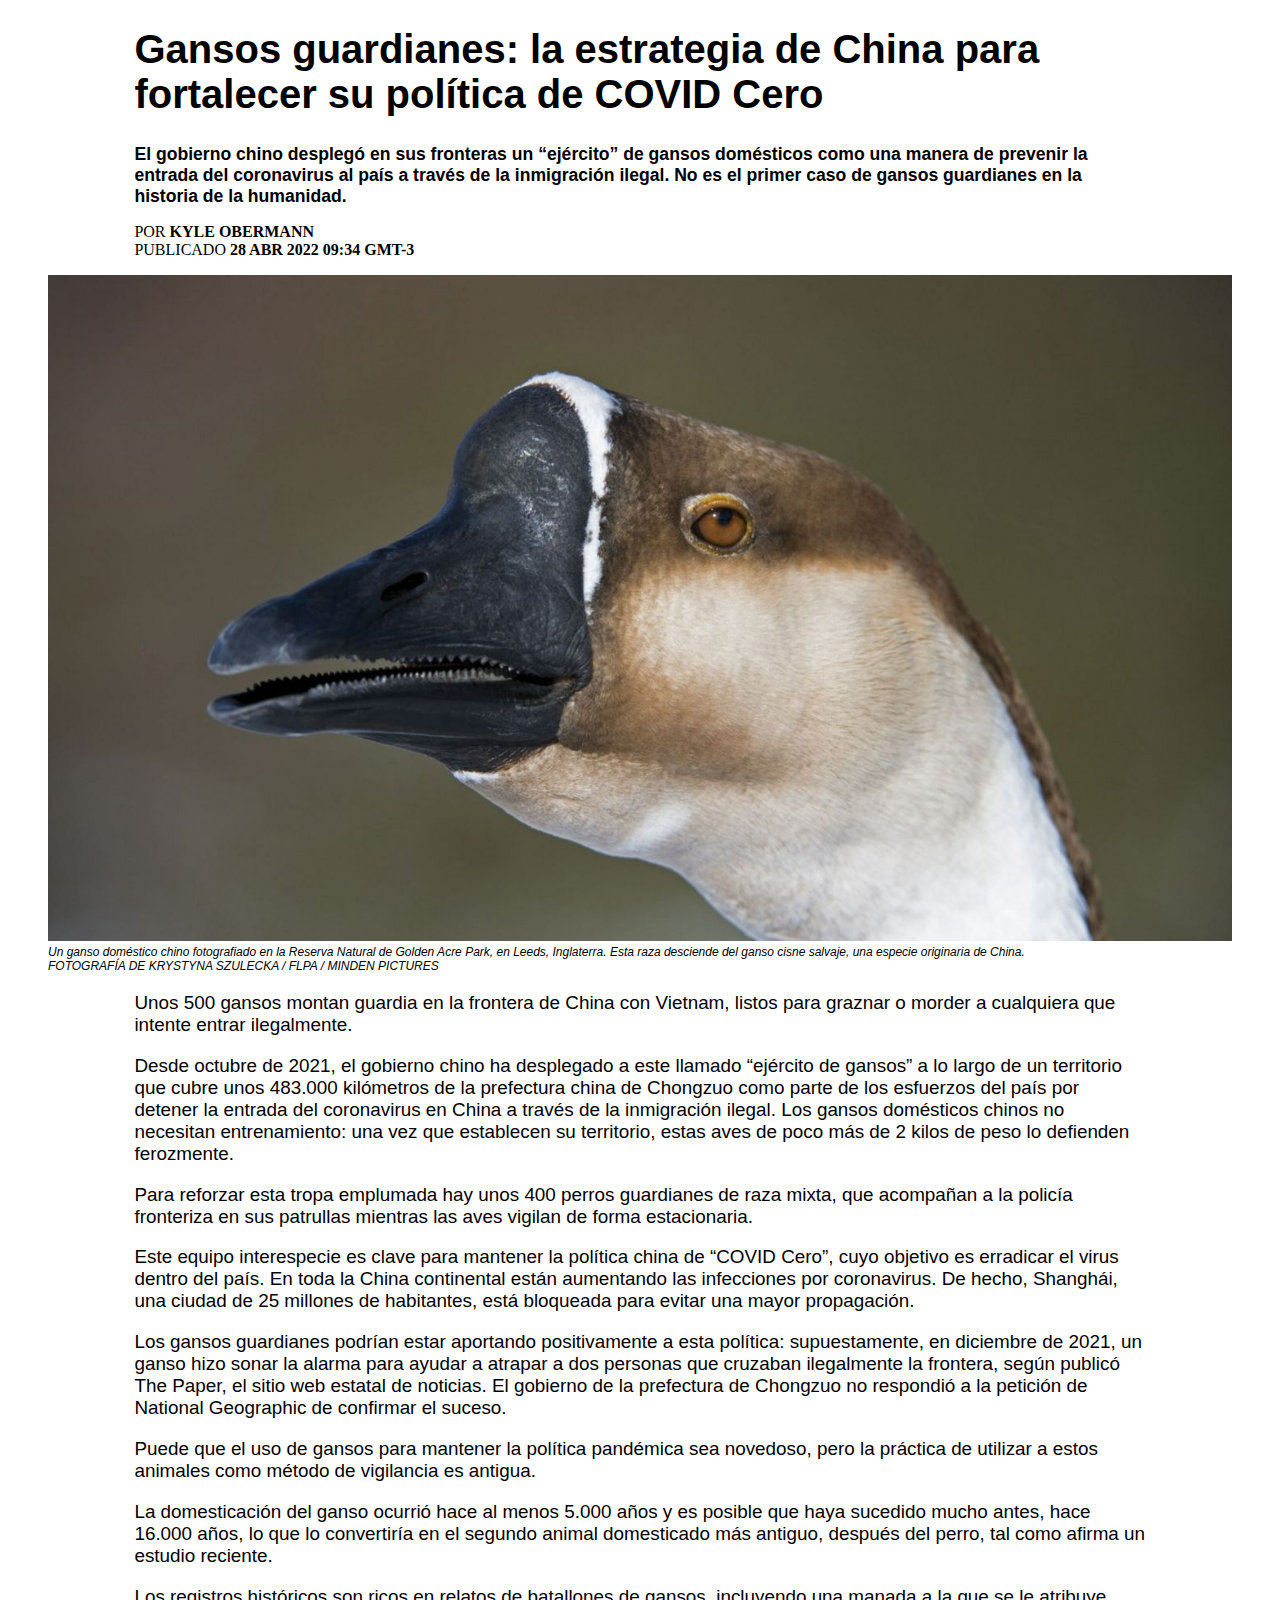
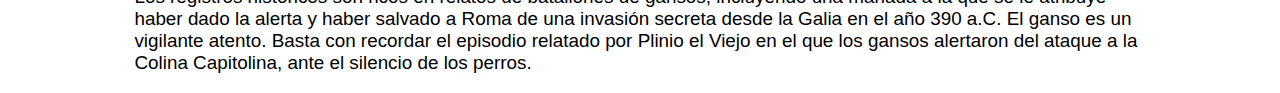
<file: index.html>
<!DOCTYPE html>
<html lang="en">
<head>
    <meta charset="UTF-8">
    <meta http-equiv="X-UA-Compatible" content="IE=edge">
    <meta name="viewport" content="width=device-width, initial-scale=1.0">
    <link rel="stylesheet" href="style.css">
    <title>Gansos guardianes</title>
</head>
<body>
    <header>
        <h1>Gansos guardianes: la estrategia de China para fortalecer su política de COVID Cero</h1>
        <h2>El gobierno chino desplegó en sus fronteras un “ejército” de gansos domésticos como una manera de prevenir la entrada del coronavirus al país a través de la inmigración ilegal. No es el primer caso de gansos guardianes en la historia de la humanidad.</h2>
        <p>POR <b>KYLE OBERMANN</b> <br>PUBLICADO <b>28 ABR 2022 09:34 GMT-3</b></p>
    </header>
    <figure>
        <img src="ganso.jpg" width="100%">
        <figcaption>Un ganso doméstico chino fotografiado en la Reserva Natural de Golden Acre Park, en Leeds, Inglaterra. Esta raza desciende del ganso cisne salvaje, una especie originaria de China.
        <br>FOTOGRAFÍA DE KRYSTYNA SZULECKA / FLPA / MINDEN PICTURES</figcaption>
    </figure>
    
    <article>
        <p>
            Unos 500 gansos montan guardia en la frontera de China con Vietnam, listos para graznar o morder a cualquiera que intente entrar ilegalmente.
        </p>
        <p>
            Desde octubre de 2021, el gobierno chino ha desplegado a este llamado “ejército de gansos” a lo largo de un territorio que cubre unos 483.000 kilómetros de la prefectura china de Chongzuo como parte de los esfuerzos del país por detener la entrada del coronavirus en China a través de la inmigración ilegal. Los gansos domésticos chinos no necesitan entrenamiento: una vez que establecen su territorio, estas aves de poco más de 2 kilos de peso lo defienden ferozmente.
        </p>
        <p>
            Para reforzar esta tropa emplumada hay unos 400 perros guardianes de raza mixta, que acompañan a la policía fronteriza en sus patrullas mientras las aves vigilan de forma estacionaria.
        </p>
        <p>
            Este equipo interespecie es clave para mantener la política china de “COVID Cero”, cuyo objetivo es erradicar el virus dentro del país. En toda la China continental están aumentando las infecciones por coronavirus. De hecho, Shanghái, una ciudad de 25 millones de habitantes, está bloqueada para evitar una mayor propagación.
        </p>
        <p>
            Los gansos guardianes podrían estar aportando positivamente a esta política: supuestamente, en diciembre de 2021, un ganso hizo sonar la alarma para ayudar a atrapar a dos personas que cruzaban ilegalmente la frontera, según publicó The Paper, el sitio web estatal de noticias. El gobierno de la prefectura de Chongzuo no respondió a la petición de National Geographic de confirmar el suceso.
        </p>
        <p>
            Puede que el uso de gansos para mantener la política pandémica sea novedoso, pero la práctica de utilizar a estos animales como método de vigilancia es antigua.
        </p>
        <p>
            La domesticación del ganso ocurrió hace al menos 5.000 años y es posible que haya sucedido mucho antes, hace 16.000 años, lo que lo convertiría en el segundo animal domesticado más antiguo, después del perro, tal como afirma un estudio reciente.
        </p>
        <p>
            Los registros históricos son ricos en relatos de batallones de gansos, incluyendo una manada a la que se le atribuye haber dado la alerta y haber salvado a Roma de una invasión secreta desde la Galia en el año 390 a.C. El ganso es un vigilante atento. Basta con recordar el episodio relatado por Plinio el Viejo en el que los gansos alertaron del ataque a la Colina Capitolina, ante el silencio de los perros.
        </p>
    </article>

    <!-- fuente https://www.nationalgeographicla.com/animales/2022/04/gansos-guardianes-la-estrategia-de-china-para-fortalecer-su-politica-de-covid-cero -->
</body>
</html>
</file>
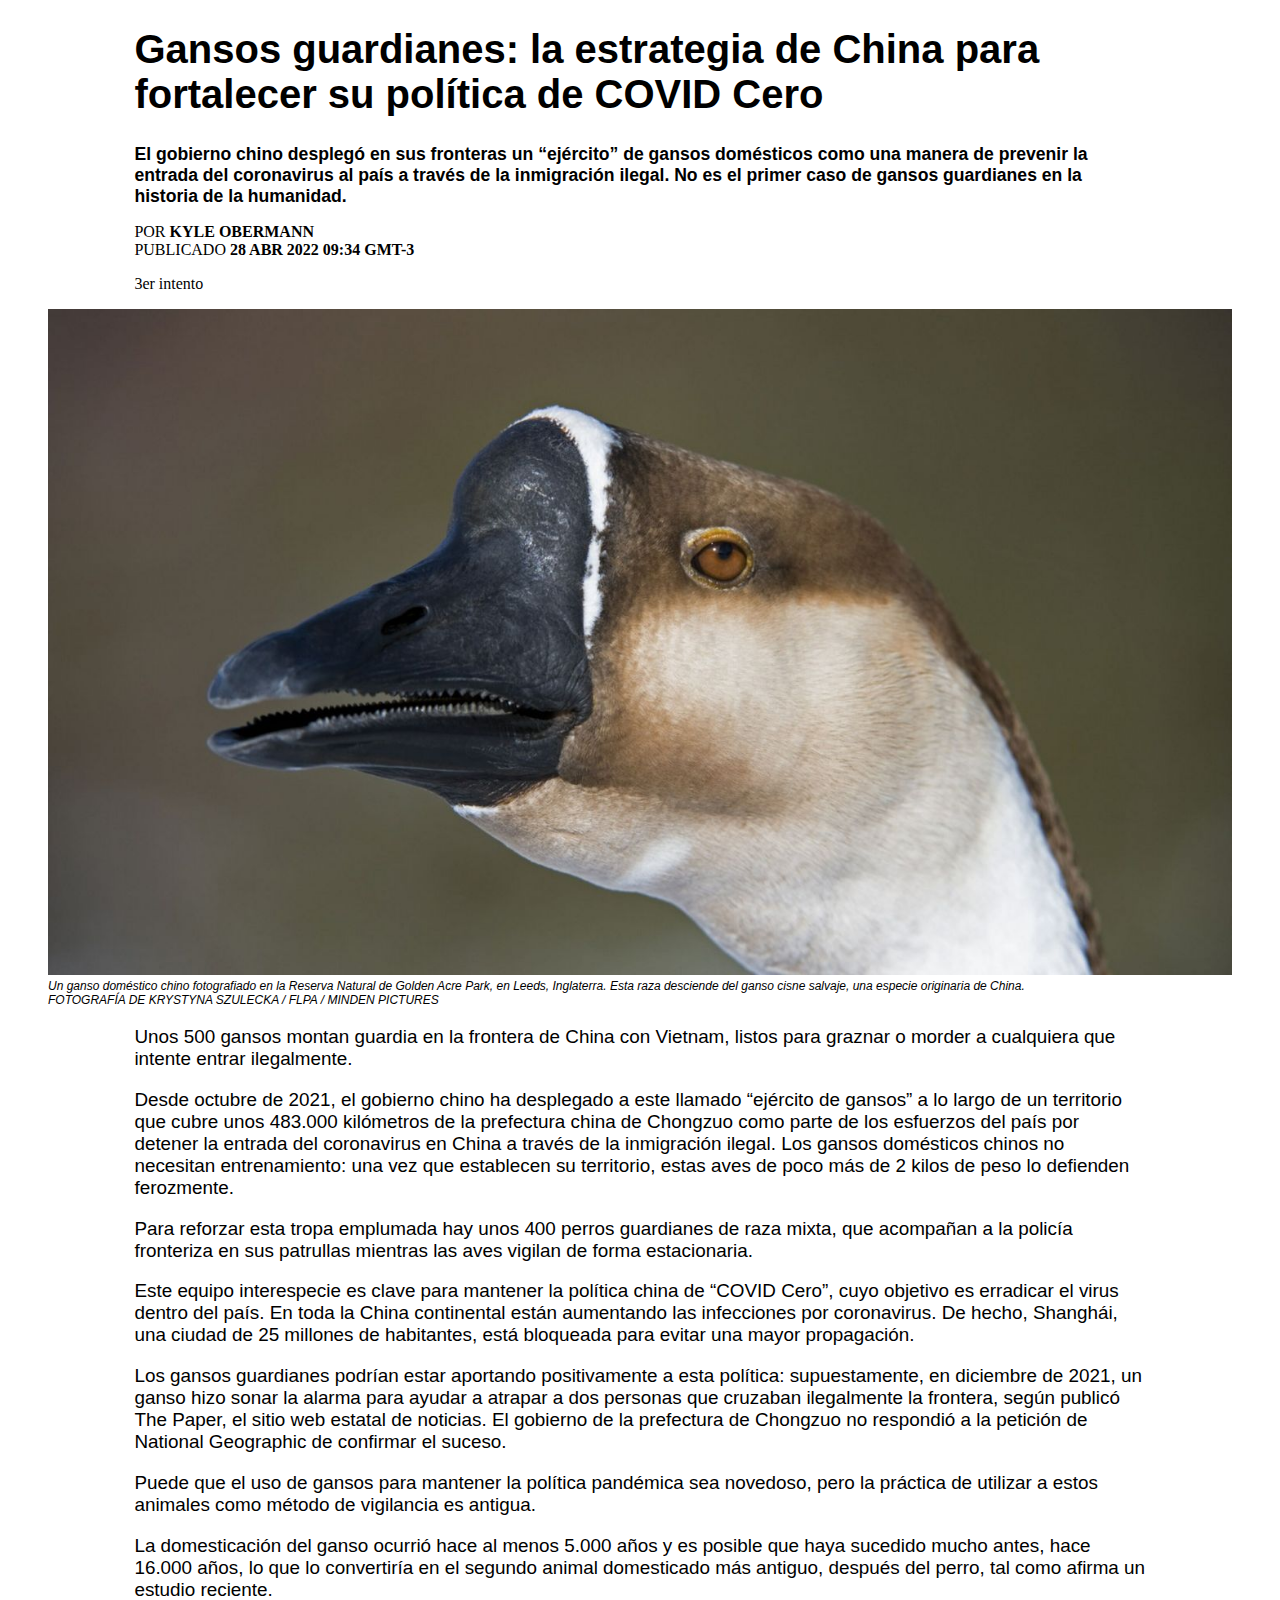
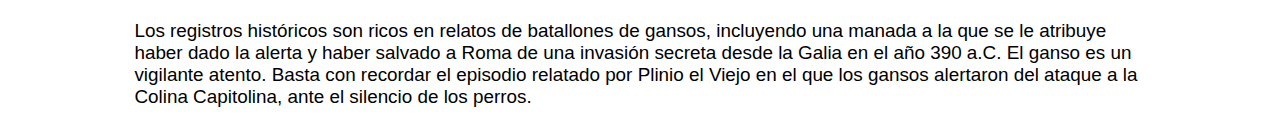
<file: public/index.html>
<!DOCTYPE html>
<html lang="en">
<head>
    <meta charset="UTF-8">
    <meta http-equiv="X-UA-Compatible" content="IE=edge">
    <meta name="viewport" content="width=device-width, initial-scale=1.0">
    <link rel="stylesheet" href="style.css">
    <title>Gansos guardianes</title>
</head>
<body>
    <header>
        <h1>Gansos guardianes: la estrategia de China para fortalecer su política de COVID Cero</h1>
        <h2>El gobierno chino desplegó en sus fronteras un “ejército” de gansos domésticos como una manera de prevenir la entrada del coronavirus al país a través de la inmigración ilegal. No es el primer caso de gansos guardianes en la historia de la humanidad.</h2>
        <p>POR <b>KYLE OBERMANN</b> <br>PUBLICADO <b>28 ABR 2022 09:34 GMT-3</b></p>
        <p>3er intento</p>
    </header>
    <figure>
        <img src="ganso.jpg" width="100%">
        <figcaption>Un ganso doméstico chino fotografiado en la Reserva Natural de Golden Acre Park, en Leeds, Inglaterra. Esta raza desciende del ganso cisne salvaje, una especie originaria de China.
        <br>FOTOGRAFÍA DE KRYSTYNA SZULECKA / FLPA / MINDEN PICTURES</figcaption>
    </figure>
    
    <article>
        <p>
            Unos 500 gansos montan guardia en la frontera de China con Vietnam, listos para graznar o morder a cualquiera que intente entrar ilegalmente.
        </p>
        <p>
            Desde octubre de 2021, el gobierno chino ha desplegado a este llamado “ejército de gansos” a lo largo de un territorio que cubre unos 483.000 kilómetros de la prefectura china de Chongzuo como parte de los esfuerzos del país por detener la entrada del coronavirus en China a través de la inmigración ilegal. Los gansos domésticos chinos no necesitan entrenamiento: una vez que establecen su territorio, estas aves de poco más de 2 kilos de peso lo defienden ferozmente.
        </p>
        <p>
            Para reforzar esta tropa emplumada hay unos 400 perros guardianes de raza mixta, que acompañan a la policía fronteriza en sus patrullas mientras las aves vigilan de forma estacionaria.
        </p>
        <p>
            Este equipo interespecie es clave para mantener la política china de “COVID Cero”, cuyo objetivo es erradicar el virus dentro del país. En toda la China continental están aumentando las infecciones por coronavirus. De hecho, Shanghái, una ciudad de 25 millones de habitantes, está bloqueada para evitar una mayor propagación.
        </p>
        <p>
            Los gansos guardianes podrían estar aportando positivamente a esta política: supuestamente, en diciembre de 2021, un ganso hizo sonar la alarma para ayudar a atrapar a dos personas que cruzaban ilegalmente la frontera, según publicó The Paper, el sitio web estatal de noticias. El gobierno de la prefectura de Chongzuo no respondió a la petición de National Geographic de confirmar el suceso.
        </p>
        <p>
            Puede que el uso de gansos para mantener la política pandémica sea novedoso, pero la práctica de utilizar a estos animales como método de vigilancia es antigua.
        </p>
        <p>
            La domesticación del ganso ocurrió hace al menos 5.000 años y es posible que haya sucedido mucho antes, hace 16.000 años, lo que lo convertiría en el segundo animal domesticado más antiguo, después del perro, tal como afirma un estudio reciente.
        </p>
        <p>
            Los registros históricos son ricos en relatos de batallones de gansos, incluyendo una manada a la que se le atribuye haber dado la alerta y haber salvado a Roma de una invasión secreta desde la Galia en el año 390 a.C. El ganso es un vigilante atento. Basta con recordar el episodio relatado por Plinio el Viejo en el que los gansos alertaron del ataque a la Colina Capitolina, ante el silencio de los perros.
        </p>
    </article>

    <!-- fuente https://www.nationalgeographicla.com/animales/2022/04/gansos-guardianes-la-estrategia-de-china-para-fortalecer-su-politica-de-covid-cero -->
</body>
</html>
</file>
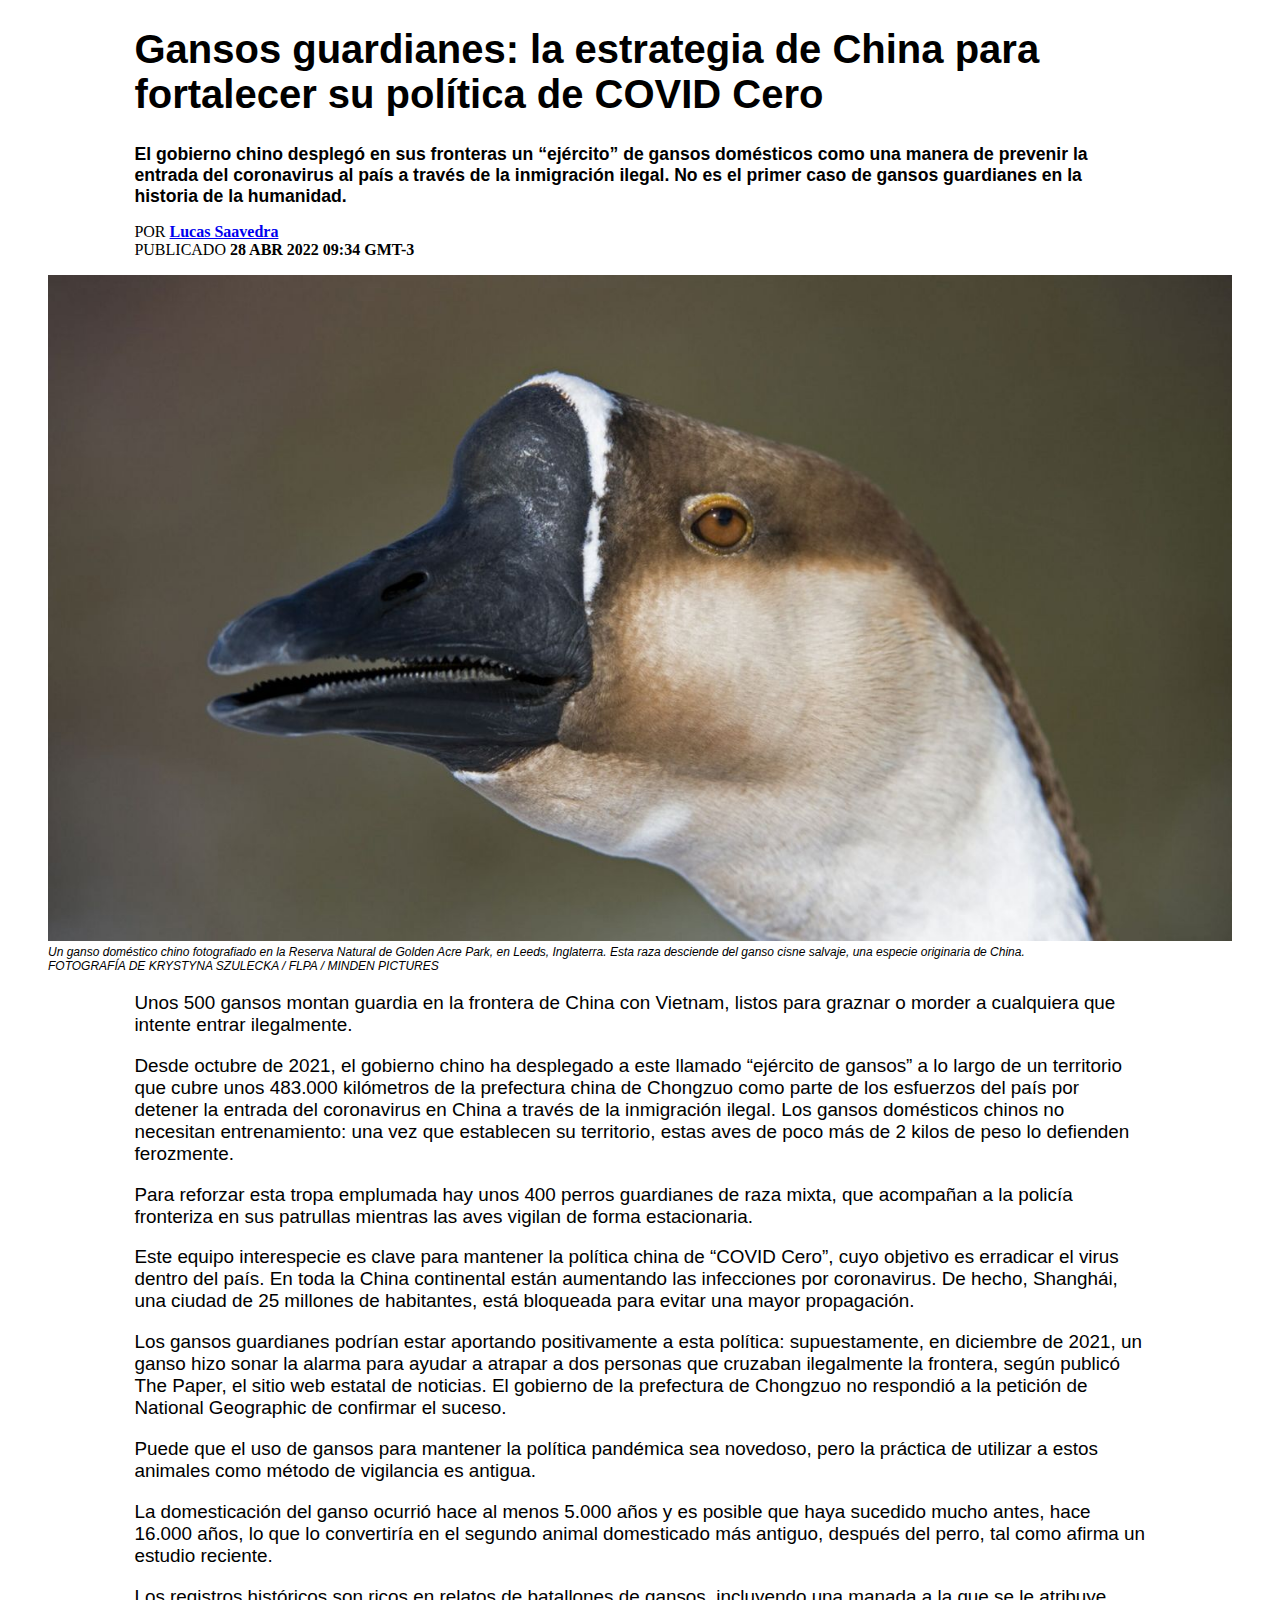
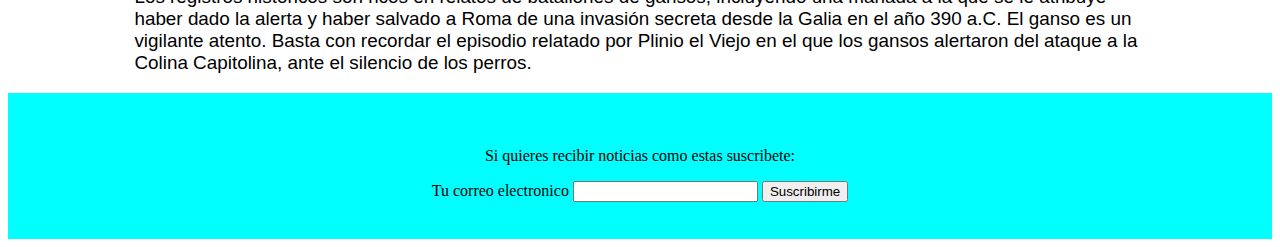
<file: public/clase 4/index.html>
<!DOCTYPE html>
<html lang="en">
<head>
    <meta charset="UTF-8">
    <meta http-equiv="X-UA-Compatible" content="IE=edge">
    <meta name="viewport" content="width=device-width, initial-scale=1.0">
    <link rel="stylesheet" href="style.css">
    <title>Gansos guardianes</title>
</head>
<body>
    <header>
        <h1>Gansos guardianes: la estrategia de China para fortalecer su política de COVID Cero</h1>
        <h2>El gobierno chino desplegó en sus fronteras un “ejército” de gansos domésticos como una manera de prevenir la entrada del coronavirus al país a través de la inmigración ilegal. No es el primer caso de gansos guardianes en la historia de la humanidad.</h2>
        <p>POR <a href="../clase 5/cv-lucassaavedra.html"><b>Lucas Saavedra</b></a> <br>PUBLICADO <b>28 ABR 2022 09:34 GMT-3</b></p>
    </header>
    <figure>
        <img src="ganso.jpg" width="100%" alt="Un ganso">
        <figcaption>Un ganso doméstico chino fotografiado en la Reserva Natural de Golden Acre Park, en Leeds, Inglaterra. Esta raza desciende del ganso cisne salvaje, una especie originaria de China.
        <br>FOTOGRAFÍA DE KRYSTYNA SZULECKA / FLPA / MINDEN PICTURES</figcaption>
    </figure>
    
    <article>
        <p>
            Unos 500 gansos montan guardia en la frontera de China con Vietnam, listos para graznar o morder a cualquiera que intente entrar ilegalmente.
        </p>
        <p>
            Desde octubre de 2021, el gobierno chino ha desplegado a este llamado “ejército de gansos” a lo largo de un territorio que cubre unos 483.000 kilómetros de la prefectura china de Chongzuo como parte de los esfuerzos del país por detener la entrada del coronavirus en China a través de la inmigración ilegal. Los gansos domésticos chinos no necesitan entrenamiento: una vez que establecen su territorio, estas aves de poco más de 2 kilos de peso lo defienden ferozmente.
        </p>
        <p>
            Para reforzar esta tropa emplumada hay unos 400 perros guardianes de raza mixta, que acompañan a la policía fronteriza en sus patrullas mientras las aves vigilan de forma estacionaria.
        </p>
        <p>
            Este equipo interespecie es clave para mantener la política china de “COVID Cero”, cuyo objetivo es erradicar el virus dentro del país. En toda la China continental están aumentando las infecciones por coronavirus. De hecho, Shanghái, una ciudad de 25 millones de habitantes, está bloqueada para evitar una mayor propagación.
        </p>
        <p>
            Los gansos guardianes podrían estar aportando positivamente a esta política: supuestamente, en diciembre de 2021, un ganso hizo sonar la alarma para ayudar a atrapar a dos personas que cruzaban ilegalmente la frontera, según publicó The Paper, el sitio web estatal de noticias. El gobierno de la prefectura de Chongzuo no respondió a la petición de National Geographic de confirmar el suceso.
        </p>
        <p>
            Puede que el uso de gansos para mantener la política pandémica sea novedoso, pero la práctica de utilizar a estos animales como método de vigilancia es antigua.
        </p>
        <p>
            La domesticación del ganso ocurrió hace al menos 5.000 años y es posible que haya sucedido mucho antes, hace 16.000 años, lo que lo convertiría en el segundo animal domesticado más antiguo, después del perro, tal como afirma un estudio reciente.
        </p>
        <p>
            Los registros históricos son ricos en relatos de batallones de gansos, incluyendo una manada a la que se le atribuye haber dado la alerta y haber salvado a Roma de una invasión secreta desde la Galia en el año 390 a.C. El ganso es un vigilante atento. Basta con recordar el episodio relatado por Plinio el Viejo en el que los gansos alertaron del ataque a la Colina Capitolina, ante el silencio de los perros.
        </p>
    </article>

    <footer>
        <p>Si quieres recibir noticias como estas suscribete:</p>
        <form action="" >
            <label for="yourmail">Tu correo electronico</label>
            <input id="yourmail" name="yourmail" type="email">
            <input type="submit" value="Suscribirme">
        </form>
    </footer>
    <!-- fuente https://www.nationalgeographicla.com/animales/2022/04/gansos-guardianes-la-estrategia-de-china-para-fortalecer-su-politica-de-covid-cero -->
</body>
</html>
</file>
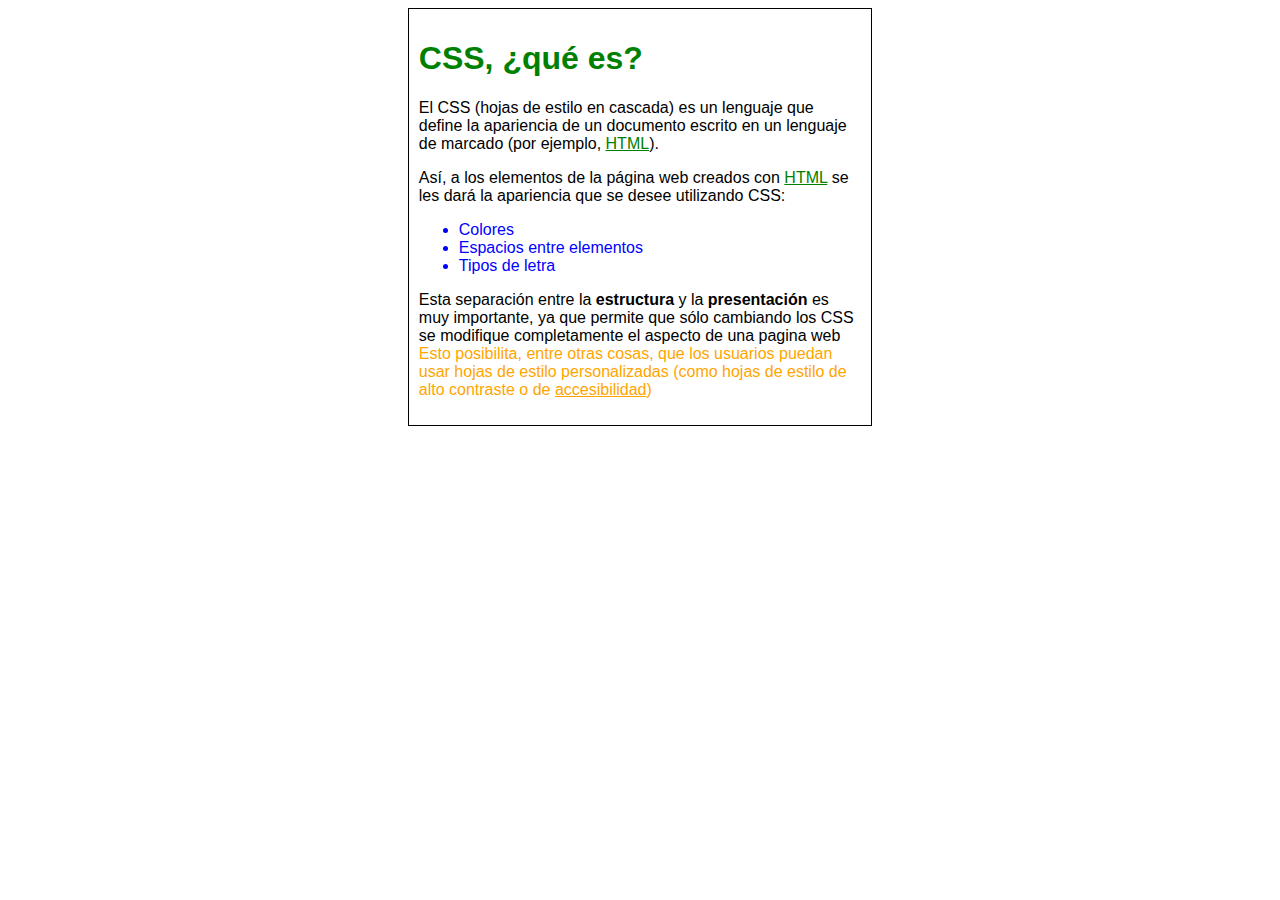
<file: public/clase 6/index.html>
<!DOCTYPE html>
<html lang="en">
<head>
    <meta charset="UTF-8">
    <meta http-equiv="X-UA-Compatible" content="IE=edge">
    <meta name="viewport" content="width=device-width, initial-scale=1.0">
    <title>Clase 6</title>
    <link rel="stylesheet" href="style.css">
</head>
<body>
    <article>
        <h1>CSS, ¿qué es?</h1>
        <p>El CSS (hojas de estilo en cascada) es un lenguaje que define la apariencia de un documento escrito en un lenguaje de marcado (por ejemplo, <a href="https://google.com">HTML</a>).</p>
        <p>Así, a los elementos de la página web creados con <a href="https://google.com">HTML</a> se les dará la apariencia que se desee utilizando CSS:</p>
        <ul>
            <li>Colores</li>
            <li>Espacios entre elementos</li>
            <li>Tipos de letra</li>
        </ul>
        <p>Esta separación entre la <strong>estructura</strong> y la <strong>presentación</strong> es muy importante, ya que permite que sólo cambiando los CSS se modifique completamente el aspecto de una pagina web 
            <span class="texto-naranja">Esto posibilita, entre otras cosas, que los usuarios puedan usar hojas de estilo personalizadas (como hojas de estilo de alto contraste o de <u>accesibilidad</u>)</span>
        </p>
    </article>
</body>
</html>
</file>
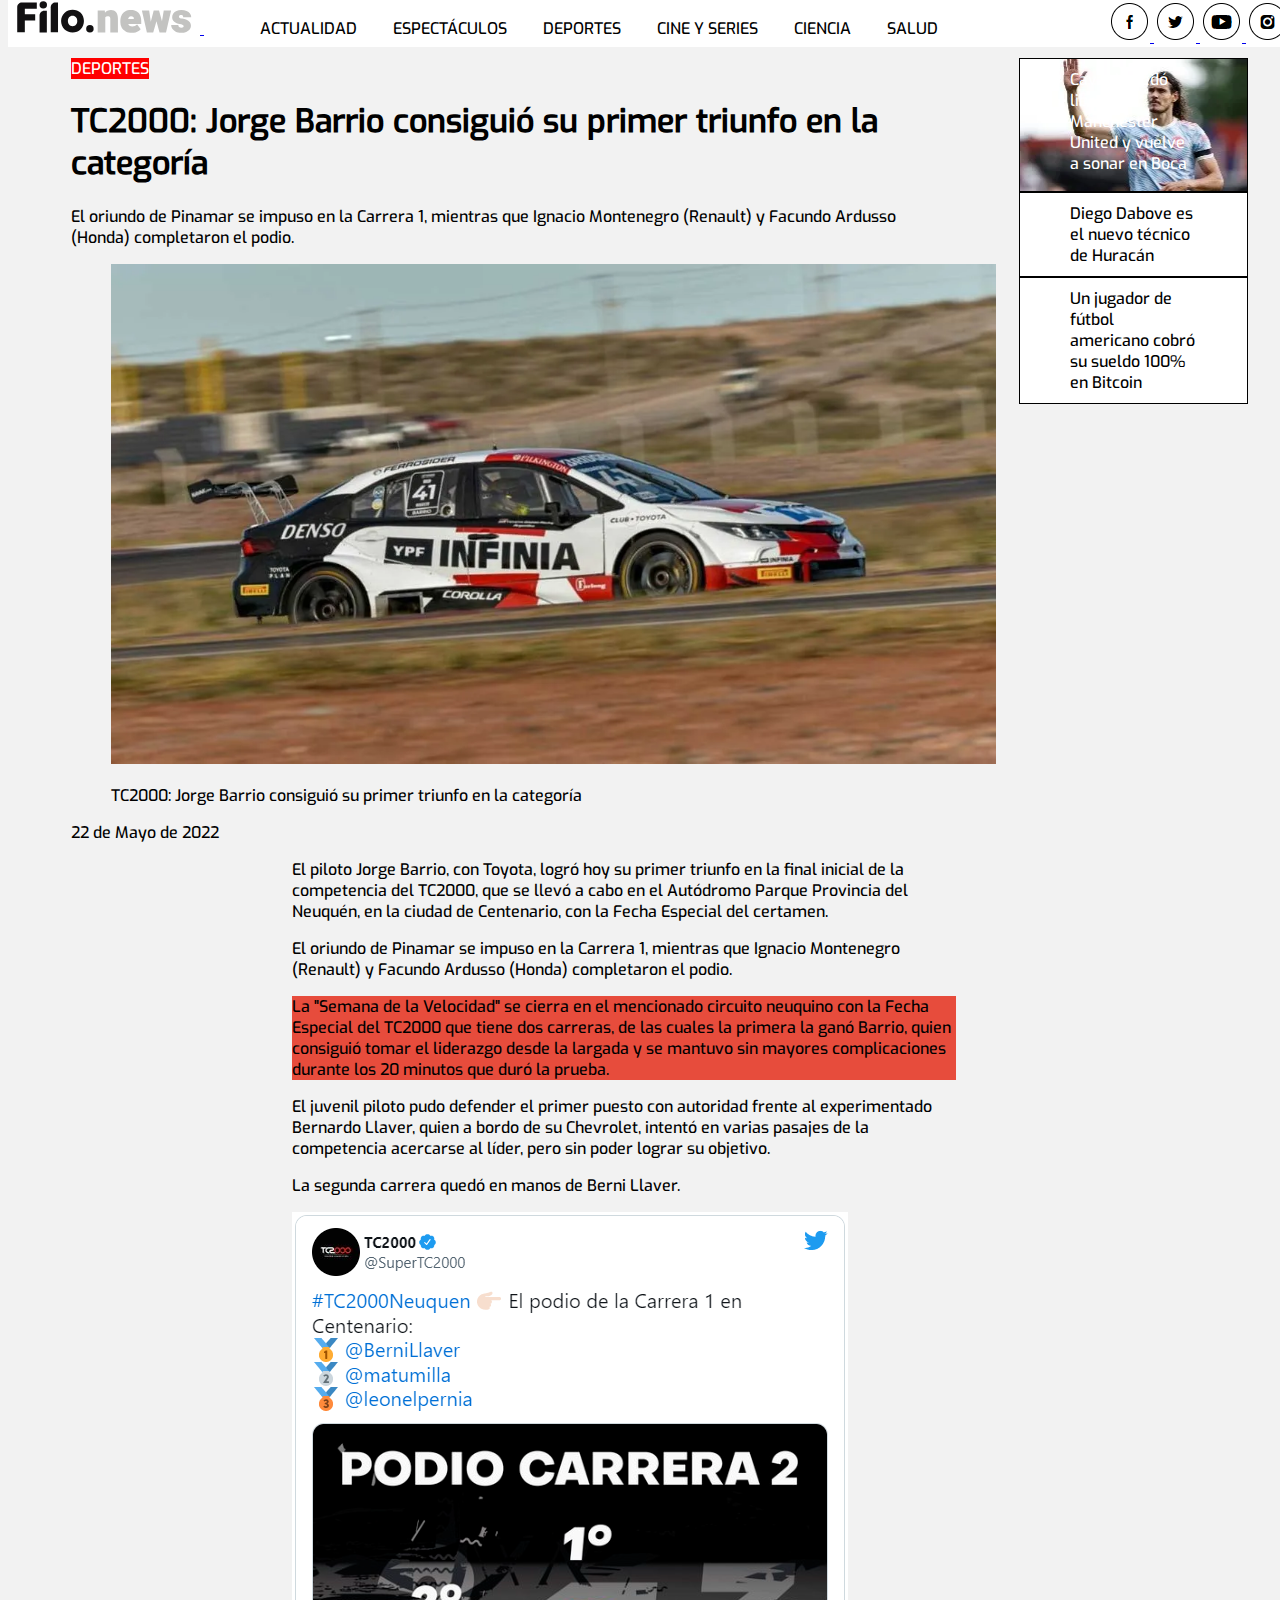
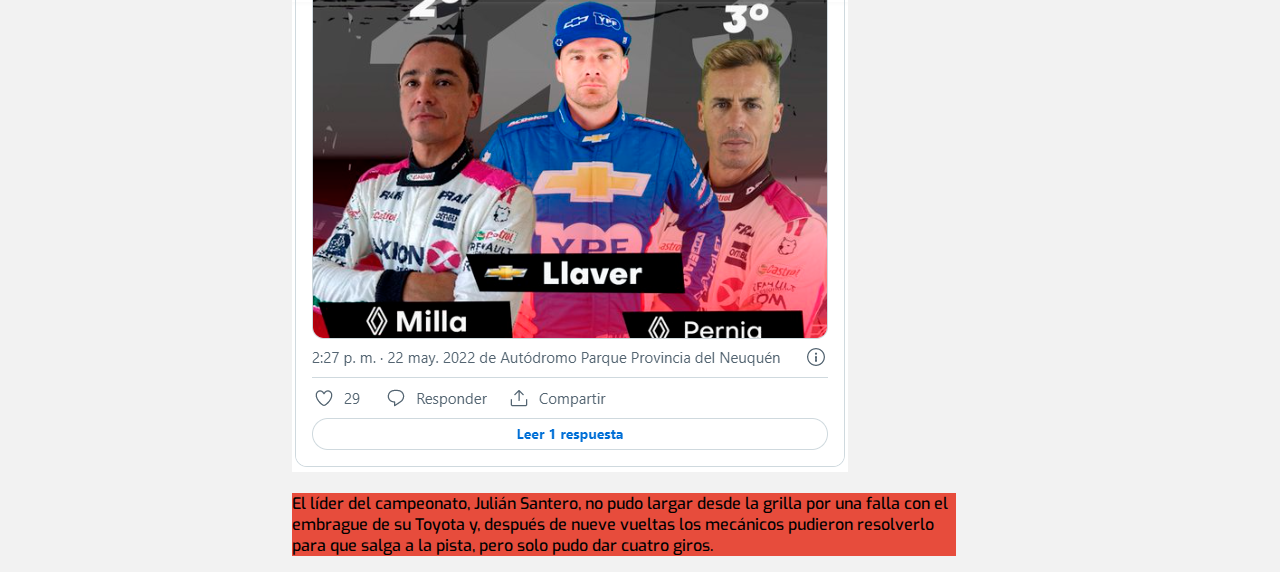
<file: public/clase 7/index.html>
<!DOCTYPE html>
<html lang="en">
<head>
    <meta charset="UTF-8">
    <meta http-equiv="X-UA-Compatible" content="IE=edge">
    <meta name="viewport" content="width=device-width, initial-scale=1.0">
    <title>TC2000: Jorge Barrio consiguió su primer triunfo en la categoría</title>
    <link rel="stylesheet" href="style.css">
</head>
<body>
    <header>
        <a href="https://www.filo.news/">
            <img src="images/logo-filonews.svg" width="192" height="34" alt="Logo Filo News">
        </a>

        <nav>
            <ul>
                <li>
                    <a href="https://www.filo.news/seccion/actualidad/" title="Actualidad" target="_self">Actualidad</a>
                </li>
                <li>
                    <a href="https://www.filo.news/seccion/espectaculos/" title="Espectáculos" target="_self">Espectáculos</a>
                </li>
                <li>
                    <a href="https://www.filo.news/seccion/deportes/" title="Deportes" target="_self">Deportes</a>
                </li>
                <li>
                    <a href="https://www.filo.news/seccion/cine-y-series/" title="Cine y Series" target="_self">Cine y Series</a>
                </li>
                <li>
                    <a href="https://www.filo.news/seccion/ciencia/" title="Ciencia" target="_self">Ciencia</a>
                </li>
                <li>
                    <a href="https://www.filo.news/seccion/salud/" title="Salud" target="_self">Salud</a>
                </li>    
            </ul>
        </nav>

        <div class="follow-rrss">
            <a href="https://www.facebook.com/filonews">
                <img src="images/icono-facebook.png" alt="Seguinos en Facebook">
            </a>
            
            <a href="https://twitter.com/filonewsOK">
                <img src="images/icono-twitter.png" alt="Seguinos en Twitter">
            </a>
            
            <a href="https://www.youtube.com/channel/UC9vs8KujZ2kJ2hbg01fNRVw/videos">
                <img src="images/icono-youtube.png" alt="Seguinos en Youtube">
            </a>
            
            <a href="https://www.instagram.com/filonewsok/">
                <img src="images/icono-instagram.png" alt="Seguinos en Instagram">
            </a>
        </div>
    </header>
    <main>
        <a class="tag" href="https://www.filo.news/seccion/deportes/">Deportes</a>
        <h1>TC2000: Jorge Barrio consiguió su primer triunfo en la categoría </h1>
        <p>El oriundo de Pinamar se impuso en la Carrera 1, mientras que Ignacio Montenegro (Renault) y Facundo Ardusso (Honda) completaron el podio.</p>
        <figure >
            <img src="images/foto-toyota.webp"alt="TC2000: Jorge Barrio consiguió su primer triunfo en la categoría" >
            <figcaption>
                <p>TC2000: Jorge Barrio consiguió su primer triunfo en la categoría</p>
            </figcaption>
        </figure>
        <div class="fecha">22 de Mayo de 2022</div>
        <div class="contenido">
            <p>El piloto Jorge Barrio, con Toyota, logró hoy su primer triunfo en la final inicial de la competencia del TC2000, que se llevó a cabo en el Autódromo Parque Provincia del Neuquén, en la ciudad de Centenario, con la Fecha Especial del certamen.</p>
            <p>El oriundo de Pinamar se impuso en la Carrera 1, mientras que Ignacio Montenegro (Renault) y Facundo Ardusso (Honda) completaron el podio.</p>
            <p class="texto-rojo">La "Semana de la Velocidad" se cierra en el mencionado circuito neuquino con la Fecha Especial del TC2000 que tiene dos carreras, de las cuales la primera la ganó Barrio, quien consiguió tomar el liderazgo desde la largada y se mantuvo sin mayores complicaciones durante los 20 minutos que duró la prueba.</p>
            <p>El juvenil piloto pudo defender el primer puesto con autoridad frente al experimentado Bernardo Llaver, quien a bordo de su Chevrolet, intentó en varias pasajes de la competencia acercarse al líder, pero sin poder lograr su objetivo.</p>
            <p>La segunda carrera quedó en manos de Berni Llaver.</p>        
            <a href="https://twitter.com/SuperTC2000/status/1528427345400451073">
                <img src="images/noticia-twitter.png" alt="Podio de la carrera 2">
            </a>
            <p class="texto-rojo">El líder del campeonato, Julián Santero, no pudo largar desde la grilla por una falla con el embrague de su Toyota y, después de nueve vueltas los mecánicos pudieron resolverlo para que salga a la pista, pero solo pudo dar cuatro giros.</p>
        </div>
    </main>
    <aside>
        <article>Cavani quedó libre del Manchester United y vuelve a sonar en Boca</article>
        <article>Diego Dabove es el nuevo técnico de Huracán</article>
        <article>Un jugador de fútbol americano cobró su sueldo 100% en Bitcoin</article>
    </aside>
</body>
</html>
</file>
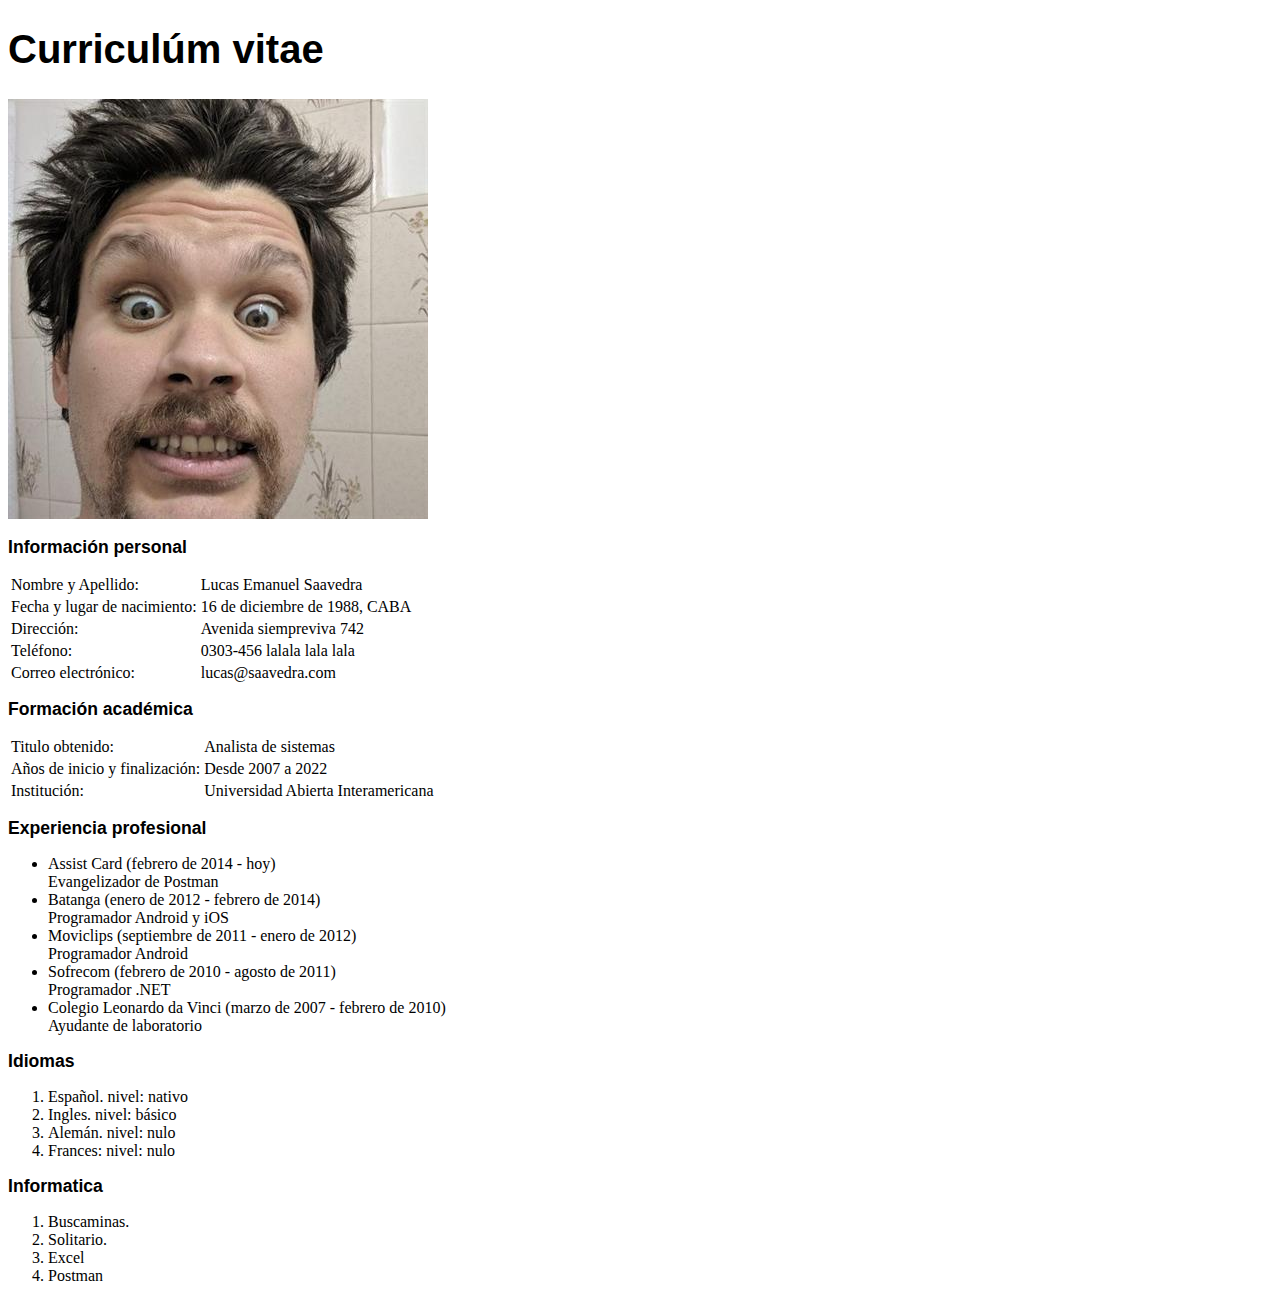
<file: public/cv-lucassaavedra.html>
<!DOCTYPE html>
<html lang="en">
<head>
    <meta charset="UTF-8">
    <meta http-equiv="X-UA-Compatible" content="IE=edge">
    <meta name="viewport" content="width=device-width, initial-scale=1.0">
    <link rel="stylesheet" href="style.css">
    <title>Lucas Saavedra</title>
</head>
<body>
    <h1>Curriculúm vitae</h1>
    <img src="foto-lucassaavedra.jpg" style="text-align: center;" alt="Así de simpatico me veo cuando me despierto">
    <h2>Información personal</h2>
    <table>
        <tr>
            <td>Nombre y Apellido:</td>
            <td>Lucas Emanuel Saavedra</td>
        </tr>
        <tr>
            <td>Fecha y lugar de nacimiento:</td>
            <td>16 de diciembre de 1988, CABA</td>
        </tr>
        <tr>
            <td>Dirección:</td>
            <td>Avenida siempreviva 742</td>
        </tr>
        <tr>
            <td>Teléfono:</td>
            <td>0303-456 lalala lala lala</td>
        </tr>
        <tr>
            <td>Correo electrónico:</td>
            <td>lucas@saavedra.com</td>
        </tr>
    </table>

    <h2>Formación académica</h2>
    <table>
        <tr>
            <td>Titulo obtenido:</td>
            <td>Analista de sistemas</td>
        </tr>
        <tr>
            <td>Años de inicio y finalización:</td>
            <td>Desde 2007 a 2022</td>
        </tr>
        <tr>
            <td>Institución:</td>
            <td>Universidad Abierta Interamericana</td>
        </tr>
    </table>

        
    <h2>Experiencia profesional</h2>
    <ul>
        <li>Assist Card (febrero de 2014 - hoy)<br>Evangelizador de Postman</li>
        <li>Batanga (enero de 2012 - febrero de 2014)<br>Programador Android y iOS</li>
        <li>Moviclips (septiembre de 2011 - enero de 2012)<br>Programador Android</li>
        <li>Sofrecom (febrero de 2010 - agosto de 2011)<br>Programador .NET</li>
        <li>Colegio Leonardo da Vinci (marzo de 2007 - febrero de 2010)<br>Ayudante de laboratorio</li>
    </ul>

    <h2>Idiomas</h2>
    <ol>
        <li>Español. nivel: nativo</li>
        <li>Ingles. nivel: básico</li>
        <li>Alemán. nivel: nulo</li>
        <li>Frances: nivel: nulo</li>
    </ol>
    
    <h2>Informatica</h2>
    <ol>
        <li>Buscaminas.</li>
        <li>Solitario.</li>
        <li>Excel</li>
        <li>Postman</li>
    </ol>

</body>
</html>
</file>
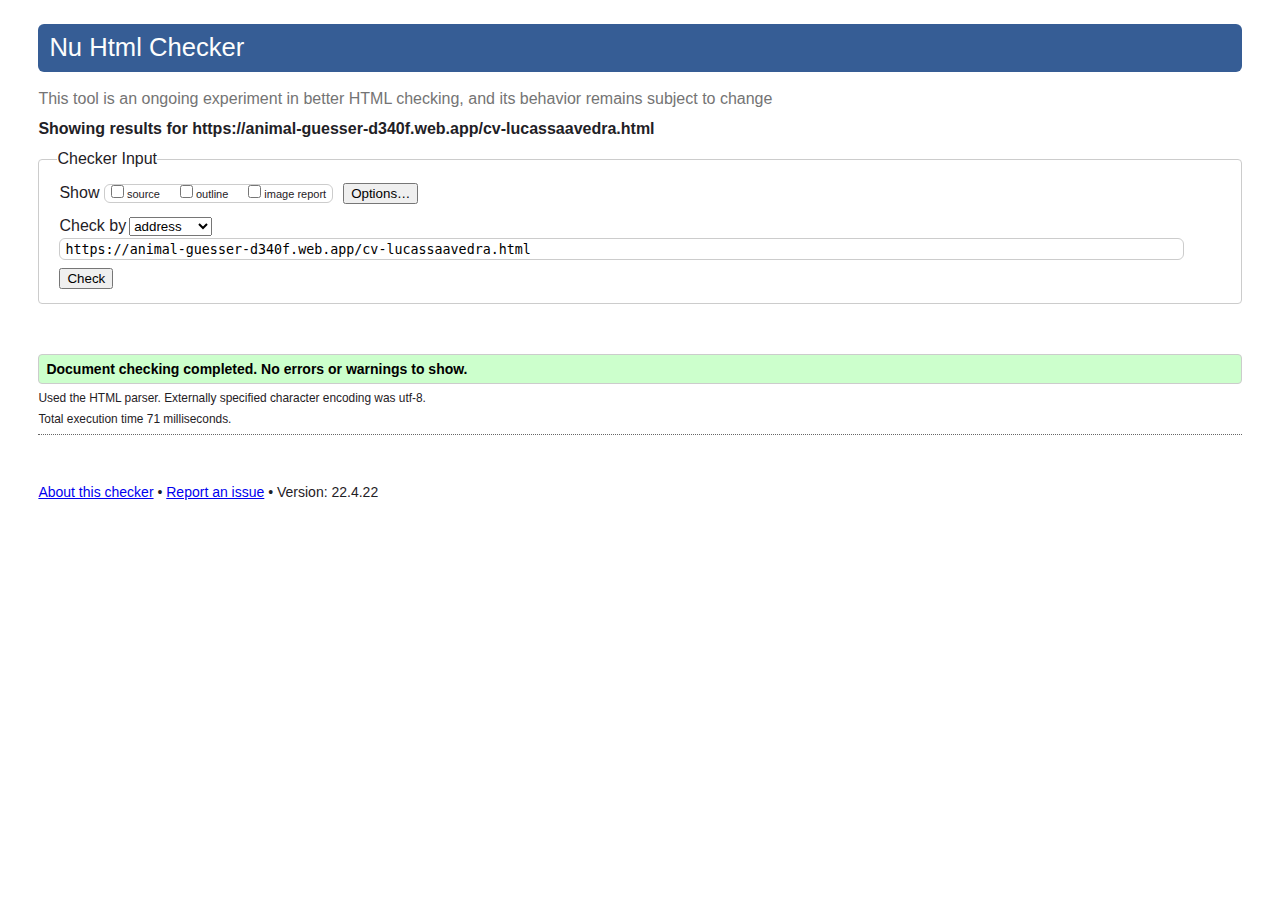
<file: public/w3cValidator/Showing results for https___animal-guesser-d340f.web.app_cv-lucassaavedra.html - Nu Html Checker.html>
<!DOCTYPE html>
<!-- saved from url=(0099)https://validator.w3.org/nu/?doc=https%3A%2F%2Fanimal-guesser-d340f.web.app%2Fcv-lucassaavedra.html -->
<html lang="en"><head><meta http-equiv="Content-Type" content="text/html; charset=UTF-8"><link href="https://validator.w3.org/nu/icon.png" rel="icon"><link href="./Showing results for https___animal-guesser-d340f.web.app_cv-lucassaavedra.html - Nu Html Checker_files/style.css" rel="stylesheet"><title>Showing results for https://animal-guesser-d340f.web.app/cv-lucassaavedra.html - Nu Html Checker</title><meta name="viewport" content="width=device-width, initial-scale=1"><style></style></head><body><div id="banner"><h1 id="title"><a href="https://validator.w3.org/nu/"><span>Nu Html Checker</span></a></h1></div><p class="disclaimer">This tool is an ongoing experiment in better HTML checking, and its behavior remains subject to change</p><h2 id="top">Showing results for https://animal-guesser-d340f.web.app/cv-lucassaavedra.html</h2><form method="get" enctype=""><fieldset><legend>Checker Input</legend><p class="checkboxes">Show <span class="checkboxgroup"><label title="Display the markup source of the input document." for="showsource"><input type="checkbox" name="showsource" id="showsource" value="yes">source</label><label title="Display an outline of the input document." for="showoutline"><input type="checkbox" name="showoutline" id="showoutline" value="yes">outline</label><label title="Display a report about the textual alternatives for images." for="showimagereport"><input type="checkbox" name="showimagereport" id="showimagereport" value="yes">image report</label></span><input id="show_options" type="button" value="Options…"><span class="extraoptions hidden"><span class="checkboxgroup"><label title="Check the content of all responses, including (non-200) error responses"><input type="checkbox" name="checkerrorpages" id="checkerrorpages" value="yes">check error pages</label></span><label id="user-agent-label" title="Specify the user-agent string to send in the document request">User-Agent <input name="useragent" list="useragents" value="Validator.nu/LV http://validator.w3.org/services" disabled=""></label><label id="accept-language-label" title="Specify the accept-language header to send in the document request">Accept-Language <input id="acceptlanguage" name="acceptlanguage" disabled=""></label><datalist id="useragents"><option value="Mozilla/5.0 (Linux; Android 4.4.2; en-us; SC-04E Build/KOT49H) AppleWebKit/537.36 (KHTML, like Gecko) Version/1.5 Chrome/28.0.1500.94 Mobile Safari/537.36" label="Android"></option><option value="Mozilla/5.0 (Windows NT 6.1) AppleWebKit/537.36 (KHTML, like Gecko) Chrome/41.0.2228.0 Safari/537.36" label="Chrome"></option><option value="Mozilla/5.0 (Windows NT 6.3; rv:36.0) Gecko/20100101 Firefox/36.0" label="Firefox"></option><option value="Mozilla/5.0 (Windows NT 6.3; Trident/7.0; rv:11.0) like Gecko" label="Internet Explorer"></option><option value="Mozilla/5.0 (iPhone; CPU iPhone OS 6_0 like Mac OS X) AppleWebKit/536.26 (KHTML, like Gecko) Version/6.0 Mobile/10A5376e Safari/8536.25" label="iPhone/iOS Safari"></option><option value="Mozilla/5.0 (Windows NT 6.3) AppleWebKit/537.36 (KHTML, like Gecko) Chrome/41.0.2272.89 Safari/537.36 OPR/28.0.1750.48" label="Opera"></option><option value="Mozilla/5.0 (Macintosh; Intel Mac OS X 10_10_2) AppleWebKit/600.4.10 (KHTML, like Gecko) Version/8.0.4 Safari/600.4.10" label="Safari"></option><option value="Validator.nu/LV" label="default"></option></datalist></span></p><div id="inputregion"><label id="inputlabel">Check by<select id="docselect"><option value="">address</option><option value="file">file upload</option><option value="textarea">text input</option></select></label><input type="url" name="doc" id="doc" pattern="(?:(?:https?://.+)|(?:data:.+))?" title="Absolute URL (http, https or data only) of the document to be checked." tabindex="0" autofocus="autofocus" value="https://animal-guesser-d340f.web.app/cv-lucassaavedra.html" aria-labelledby="docselect" required="" placeholder="Enter the URL for an HTML, CSS, or SVG document"></div><p><input value="Check" type="submit" id="submit"></p></fieldset></form><script type="text/javascript" async="" defer="" src="./Showing results for https___animal-guesser-d340f.web.app_cv-lucassaavedra.html - Nu Html Checker_files/matomo.js.descarga"></script><script src="./Showing results for https___animal-guesser-d340f.web.app_cv-lucassaavedra.html - Nu Html Checker_files/script.js.descarga"></script><script src="data:text/javascript,var%20_paq%3Dwindow._paq%7C%7C%5B%5D%3B_paq.push%28%5B%22trackPageView%22%5D%29%2C_paq.push%28%5B%22enableLinkTracking%22%5D%29%2Cfunction%28%29%7Bvar%20e%3D%22https%3A%2F%2Fwww.w3.org%2Fanalytics%2Fpiwik%2F%22%3B_paq.push%28%5B%22setTrackerUrl%22%2Ce%2B%22matomo.php%22%5D%29%2C_paq.push%28%5B%22setSiteId%22%2C%22444%22%5D%29%3Bvar%20a%3Ddocument%2Ct%3Da.createElement%28%22script%22%29%2Cp%3Da.getElementsByTagName%28%22script%22%29%5B0%5D%3Bt.type%3D%22text%2Fjavascript%22%2Ct.async%3D%210%2Ct.defer%3D%210%2Ct.src%3De%2B%22matomo.js%22%2Cp.parentNode.insertBefore%28t%2Cp%29%7D%28%29%3B"></script><div id="results"><p class="success">Document checking completed. No errors or warnings to show.</p><div class="details"><p class="msgschema">Used the schema for HTML + SVG 1.1 + MathML 3.0 + RDFa 1.1.</p><p class="msgmediatype">Used the HTML parser. Externally specified character encoding was utf-8.</p></div><p class="stats">Total execution time 71 milliseconds.</p></div><hr><div id="about"><p><a href="https://validator.w3.org/nu/about.html">About this checker</a> • <a href="https://validator.w3.org/nu/about.html#issues">Report an issue</a> • <span class="version">Version: 22.4.22</span></p></div></body></html>
</file>
<file: style.css>
h1{
    font-family: GeoEditBold, sans-serif;
    font-size: 2.5rem;
}
h2{
    font-family: GeoEditRegular, sans-serif;
    font-size: 1.1rem;
}
figcaption{
    font-family: GeoEditRegular, sans-serif;
    font-style: italic;
    font-size: 12px;
}
header{
    width: 80%;
    margin: auto;
}
article{
    width: 80%;
    margin: auto;
    font-family: GeoEditRegular, sans-serif;
    font-size: 1.18rem;
}
</file>
<file: public/style.css>
h1{
    font-family: GeoEditBold, sans-serif;
    font-size: 2.5rem;
}
h2{
    font-family: GeoEditRegular, sans-serif;
    font-size: 1.1rem;
}
figcaption{
    font-family: GeoEditRegular, sans-serif;
    font-style: italic;
    font-size: 12px;
}
header{
    width: 80%;
    margin: auto;
}
article{
    width: 80%;
    margin: auto;
    font-family: GeoEditRegular, sans-serif;
    font-size: 1.18rem;
}
</file>
<file: public/clase 4/style.css>
h1{
    font-family: GeoEditBold, sans-serif;
    font-size: 2.5rem;
}
h2{
    font-family: GeoEditRegular, sans-serif;
    font-size: 1.1rem;
}
figcaption{
    font-family: GeoEditRegular, sans-serif;
    font-style: italic;
    font-size: 12px;
}
header{
    width: 80%;
    margin: auto;
}
article{
    width: 80%;
    margin: auto;
    font-family: GeoEditRegular, sans-serif;
    font-size: 1.18rem;
}

footer{
    padding: 1cm;
    background-color: cyan;
    text-align: center;
}
</file>
<file: public/clase 6/style.css>
body {
    font-family: Arial, Helvetica, sans-serif;
}

h1, a{
    color: green;
}

article{
    width: 35%;
    margin: auto;
    border: 1px solid black;
    padding: 10px;
}

.texto-naranja {
    color: orange;
}

li {
    color: blue;
}
</file>
<file: public/clase 7/style.css>
@font-face {
    font-family: ExoBold;
    src: url(Exo-Bold.ttf);
}@font-face {
    font-family: Exo;
    src: url(Exo-Medium.ttf);
}
body {
    font-family: Exo, Helvetica, sans-serif;
    background-color: #F2F2F2;
}

header{
    background-color: white;
    position: fixed;
    top: 0;
    width: 100%;
    margin-bottom: 20px;
}

.follow-rrss {
    float: right;
}

nav{
    display: inline;
}
nav ul{
    display: inline;
}
li{
    display: inline;
}
li a{
  text-transform: uppercase;  
  color: black;
  text-decoration: none;
  margin: 1rem;
}


a.tag{
    background-color: red;
    color: white;
    text-transform: uppercase;
    text-decoration: none;
}

main{
    margin-top: 50px;
    float: left;
    width: 70%;
    padding-left: 5%;
}
aside{
    margin-top: 50px;
    float: right;
    width: 20%;
}
aside article{
    background-color: white;
    width: 50%;
    border: 1px solid black;
    padding: 10px 50px;
}

aside :first-child{
    background-image: url("images/foto-cavani.webp");
    background-repeat: no-repeat;
    height: 7rem;
    color: white;
}

p.texto-rojo {
    background-color: #E74C3C;
}
figure{
    width: 100%;
}
figure img{
    width: 100%;
    margin: auto;
}

div.fecha{
    display: inline;
}
div.contenido{
    margin-left: 25%;
}

@media(max-width: 1024px) {
    main{
        margin-top: 50px;
        width: 100%;
        padding-left: 5%;
    }
    aside{
        display: none;
    }
    header nav{
        display: none;
    }
}

@media(max-width: 600px) {
    main{
        margin-top: 50px;
        width: 100%;
    }
    aside{
        display: none;
    }
    header nav{
        display: none;
    }
    div.contenido{
        width: 100%;
    }    
}
</file>
<file: public/w3cValidator/Showing results for https___animal-guesser-d340f.web.app_cv-lucassaavedra.html - Nu Html Checker_files/style.css>
/*
 * Copyright (c) 2005, 2006, 2007 Henri Sivonen
 * Copyright (c) 2007-2018 Mozilla Foundation
 *
 * Permission is hereby granted, free of charge, to any person obtaining a
 * copy of this software and associated documentation files (the "Software"),
 * to deal in the Software without restriction, including without limitation
 * the rights to use, copy, modify, merge, publish, distribute, sublicense,
 * and/or sell copies of the Software, and to permit persons to whom the
 * Software is furnished to do so, subject to the following conditions:
 *
 * The above copyright notice and this permission notice shall be included in
 * all copies or substantial portions of the Software.
 *
 * THE SOFTWARE IS PROVIDED "AS IS", WITHOUT WARRANTY OF ANY KIND, EXPRESS OR
 * IMPLIED, INCLUDING BUT NOT LIMITED TO THE WARRANTIES OF MERCHANTABILITY,
 * FITNESS FOR A PARTICULAR PURPOSE AND NONINFRINGEMENT. IN NO EVENT SHALL
 * THE AUTHORS OR COPYRIGHT HOLDERS BE LIABLE FOR ANY CLAIM, DAMAGES OR OTHER
 * LIABILITY, WHETHER IN AN ACTION OF CONTRACT, TORT OR OTHERWISE, ARISING
 * FROM, OUT OF OR IN CONNECTION WITH THE SOFTWARE OR THE USE OR OTHER
 * DEALINGS IN THE SOFTWARE.
 */

html,
body,
h1,
#banner,
#banner a {
	margin: 0;
	padding: 0;
	border: 0;
	font-weight: 400;
	font-style: normal;
	font-size: 100%;
	font-family: sans-serif;
	vertical-align: baseline;
	background-color: #fff;
	color: #1f2126;
	line-height: 1;
	text-align: left;
}

a img {
	border: 0;
}

abbr[title],
acronym[title],
span[title],
strong[title] {
	border-bottom: thin dotted;
	cursor: help;
}

acronym:hover,
abbr:hover {
	cursor: help;
}

body {
	padding-bottom: 6em;
}

h3 {
	font-family: sans-serif;
	color: #690;
	background-color: #fff;
	font-size: 1.1em;
	border-bottom: 1px dotted #aa7;
	text-decoration: none;
	margin-top: 1em;
	margin-bottom: 1em;
}

textarea {
	width: 95.5%;
}

label {
	font-size: 0.9em;
	padding-left: 0.2em;
	padding-right: 0.2em;
}

#csslabel {
	font-size: 11px;
	margin-left: 4px;
}

#title {
	font-family: "Myriad Web", "Myriad Pro", "Gill Sans", Helvetica, Arial, sans-serif;
	background-color: #365d95;
	color: #fdfdfd;
	font-size: 1.6em;
	padding: 0.43em;
	border-radius: 6px;
}
#title a,
#title a img {
	background-color: #365d95;
}

#title a:link,
#title a:hover,
#title a:visited,
#title a:active {
	color: #fdfdfd !important;
	text-decoration: none;
}

#title img {
	vertical-align: middle;
	margin-right: 0.7em;
}

#banner {
	margin: 1.5em 2em;
}

fieldset {
	background-color: #eaebee;
}

legend {
	font-size: 1.1em;
	padding: 1em 0 0.23em;
}

legend a:link,
legend a:visited,
legend a:hover,
legend a:active {
	text-decoration: none;
}

div,
p,
li,
h2 {
	font-family: sans-serif;
}

h2 {
	font-size: 16px;
}

#top {
	margin-left: 3%;
}

th,
td {
	padding-top: 1px;
	padding-bottom: 1px;
	margin: 0;
}

hr {
	margin-left: 3%;
	margin-right: 3%;
}

#banner {
	margin-left: 3%;
	margin-right: 3%;
	margin-bottom: 18px;
}

#results,
#about {
	font-size: 14px;
	margin-top: 50px;
	padding-left: 3%;
	margin-right: 3%;
}

#about {
	margin-bottom: 12px;
}

p.disclaimer {
	font: caption;
	margin-left: 3%;
	margin-right: 3%;
	color: #747474;
}

.alert {
	color: #000;
	background-color: #ff0;
}

body {
	font-family: sans-serif;
	font-size: inherit;
	margin: 0;
}

form {
	font: caption;
	background-color: #fff;
	margin-bottom: 0.5em;
	padding: 3%;
	padding-top: 0;
	padding-bottom: 0;
	vertical-align: inherit;
}

legend {
	font: inherit;
	vertical-align: inherit;
	padding: 0;
}

fieldset {
	font: caption;
	padding: 0.5% 1.5% 0.5% 1.5%;
	border: 1px solid #ccc;
	border-radius: 4px;
	margin: 0;
	background-color: #fff;
	vertical-align: inherit;
}

label {
	font: caption;
	vertical-align: baseline;
	padding: 0;
}

select {
	vertical-align: baseline;
}

textarea {
	font: caption;
	font-size: 0.85em;
	border: 1px solid;
	margin: 2px;
	padding: 2px;
}

#inputregion {
	margin-top: 12px;
}

#inputlabel {
	margin-left: 2px;
}

#doc {
	width: 95.5%;
	margin-left: 2px;
	margin-top: 2px;
	padding: 3px 5px 2px 5px;
	border-radius: 6px;
	border: solid #ccc 1px;
}

#doc[type="file"] {
	margin-top: -3px;
	width: initial;
	border: 0;
}

#docselect {
	margin-left: 3px;
}

#submit {
	margin-left: 2px;
}

table {
	width: 100%;
	table-layout: fixed;
}

fieldset td,
fieldset th {
	padding-top: 0.4em;
	padding-bottom: 0.4em;
}

tr:first-child td,
tr:first-child th {
	vertical-align: top;
}

fieldset th {
	padding-left: 0;
	padding-right: 0.4em;
	text-align: right;
	width: 8em;
	font-weight: inherit;
}

fieldset td {
	padding-left: 0;
	padding-right: 0;
}

textarea,
#doc[type="url"] {
	font-family: Monaco, Consolas, "Andale Mono", monospace;
}

.stats,
.details {
	font-size: 0.85em;
}

.details .msgschema {
	display: none;
}

.details p {
	margin: 0;
}

.success,
.failure,
.fatalfailure {
	border-radius: 4px;
	padding: 0.5em;
	font-weight: 700;
	font-family: Arial, sans-serif;
}

.success {
	color: #000;
	background-color: #cfc;
	border: 1px solid #ccc;
}

.failure {
	color: #fff;
	background-color: #365d95;
}

.fatalfailure {
	color: #fff;
	background-color: #f00;
}

ol {
	margin: 1.5em 0;
	padding: 0 2.5em;
}

li {
	margin: 0;
	padding: 0.5em;
}

li ol {
	padding-right: 0;
	margin-top: 0.5em;
	margin-bottom: 0;
}

li li {
	padding-right: 0;
	padding-bottom: 0.2em;
	padding-top: 0.2em;
}

#results > ol:first-child {
	padding-top: 35px;
	padding-bottom: 25px;
	background-color: #efefef;
	border-radius: 4px;
}

#results > ol:first-child > li {
	border: 1px solid #ccc;
	margin-bottom: 8px;
	padding-left: 12px;
	border-radius: 4px;
	background-color: #fff;
}

#results > ol:first-child > li > p:first-child,
#results > ol:first-child > li > p:first-child code {
	font-size: 16px;
	font-weight: 700;
}

#results > ol:first-child > li > p:first-child code {
	font-weight: 400;
}

#results > ol:first-child > li > p:first-child {
	color: transparent;
}

#results > ol:first-child > li > p:first-child > strong,
#results > ol:first-child > li > p:first-child > span {
	color: #000;
}

#results > ol:first-child > li > p:first-child > strong:first-child {
	padding: 1px 6px;
	border-radius: 6px;
	border: 1px solid #ccc;
	font: caption;
	font-weight: 700;
}

.info,
.warning,
.error,
.io,
.fatal,
.schema,
.internal {
	color: #000;
}

.info > p:first-child > strong:first-child {
	background-color: #cfc;
}

.warning > p:first-child > strong:first-child {
	background-color: #ffc;
}

.error > p:first-child > strong:first-child,
.io > p:first-child > strong:first-child,
.fatal > p:first-child > strong:first-child,
.schema > p:first-child > strong:first-child,
.internal > p:first-child > strong:first-child {
	background-color: #fcc;
}

hr {
	border-top: 1px dotted #666;
	border-bottom: none;
	border-left: none;
	border-right: none;
	height: 0;
}

p {
	margin: 0.5em 0 0.5em 0;
}

li p {
	margin: 0;
}

.stats,
.details {
	margin-top: 0.75em;
}

.lf {
	color: #222;
}

.extract {
	overflow: hidden;
	max-height: 5.5em;
}

.extract b,
.source b {
	color: #000;
	background-color: #ffff80;
}

.extract b {
	font-weight: 400;
}

ol.source li {
	padding-top: 0;
	padding-bottom: 0;
}

ol.source b,
ol.source .b {
	color: #000;
	background-color: #ffff80;
	font-weight: 700;
}

code {
	white-space: pre;
	white-space: -pre-wrap;
	white-space: -o-pre-wrap;
	white-space: -moz-pre-wrap;
	white-space: -hp-pre-wrap;
	white-space: pre-wrap;
	word-wrap: break-word;
}

.error p,
.info p,
.warning p,
.error dd,
.info dd,
.warning dd {
	line-height: 1.8;
}

.error p code {
	border: 1px dashed #999;
	padding: 2px;
	padding-left: 4px;
	padding-right: 4px;
}

.warning code {
	border: 1px dashed #999;
	padding: 2px;
	padding-left: 4px;
	padding-right: 4px;
}

.extract code {
	background-color: inherit;
	border: none;
	padding: 0;
}

dl {
	margin-top: 0.5em;
	margin-bottom: 0;
}

dd {
	margin-left: 1.5em;
	padding-left: 0;
	margin-top: 2px;
}

table.imagereview {
	width: 100%;
	table-layout: auto;
	border-collapse: collapse;
	border-spacing: 0;
}

col.img {
	width: 180px;
}

col.alt {
	color: #000;
	background-color: #ffc;
}

td.alt span {
	color: #000;
	background-color: #ffa;
}

.imagereview th {
	font-weight: 700;
	text-align: left;
	vertical-align: bottom;
}

.imagereview td {
	vertical-align: middle;
}

td.img {
	padding: 0 0.5em 0.5em 0;
	text-align: right;
}

img {
	max-height: 180px;
	max-width: 180px;
	-ms-interpolation-mode: bicubic;
}

th.img {
	padding: 0 0.5em 0.5em 0;
	vertical-align: bottom;
	text-align: right;
}

td.alt,
td.location {
	text-align: left;
	padding: 0 0.5em 0.5em 0.5em;
}

th.alt,
th.location {
	padding: 0 0.5em 0.5em 0.5em;
	vertical-align: bottom;
}


*[irrelevent],
.irrelevant {
	display: none;
}

/* "(required)" text in spec advice */
dd code ~ span {
	color: #666;
}

dl.inputattrs {
	display: table;
}

dl.inputattrs dt {
	display: table-caption;
}

dl.inputattrs dd {
	display: table-row;
}

dl.inputattrs .inputattrname,
dl.inputattrs .inputattrtypes,
dl.inputattrs > dd > a {
	display: table-cell;
	padding-top: 2px;
	padding-left: 1.5em;
	padding-right: 1.5em;
}

dl.inputattrs .inputattrtypes {
	padding-left: 4px;
	padding-right: 4px;
}

.inputattrtypes > a {
	color: #666;
}

dl.inputattrs .highlight {
	background-color: #ffc;
	padding-bottom: 2px;
	font-weight: 400;
	color: #666;
}

@media all and (max-width: 24em) {
	body {
		padding: 3px;
	}

	table,
	thead,
	tfoot,
	tbody,
	tr,
	th,
	td {
		display: block;
		width: 100%;
	}

	th {
		text-align: left;
		padding-bottom: 0;
	}
}

.checkboxes label {
	margin-right: 20px;
}

#xnote {
	color: #747474;
	margin-left: 2px;
	margin-top: 6px;
}

#outline h2 {
	margin-top: 24px;
	margin-bottom: 0;
}

#outline .heading {
	color: #bf4f00;
	font-weight: 700;
}

#outline ol {
	margin-top: 0;
	padding-top: 1px;
}

#outline > h2 + ol {
	margin-top: 0;
}

#outline li {
	padding: 0 0 9px 0;
	margin: 0;
	list-style-type: none;
	position: relative;
}

#outline li:first-child {
	padding-top: 7px;
}

#outline li li {
	list-style-type: none;
}

#outline li:first-child::before {
	position: absolute;
	top: 1px;
	height: 13px;
	left: -0.75em;
	width: 0.5em;
	border-color: #bbb;
	border-style: none none solid solid;
	content: "";
	border-width: 0.1em;
}

#outline li:not(:last-child)::after {
	position: absolute;
	top: 1px;
	bottom: -0.6em;
	left: -0.75em;
	width: 0.5em;
	border-color: #bbb;
	border-style: none none solid solid;
	content: "";
	border-width: 0.1em;
}

#results .hidden {
	display: none;
}

#filters {
	margin-left: 3%;
	margin-right: 3%;
	margin-bottom: 1em;
	padding: 4px;
	padding-bottom: 0.5em;
}

#filters > div {
	font: caption;
	color: #747474;
	background-color: #ffc;
	padding: 4px;
}

#filters button {
	min-height: 18px;
	border-radius: 6px;
	border: solid #ccc 1px;
	background-color: #ffc;
}

.message_filtering {
	background-color: #fff !important;
	-o-transition: all 1.5s ease-out;
	-webkit-transition: all 1.5s ease-out;
	transition: all 1.5s ease-out;
}

#filters .filtercount {
	font: caption;
	font-style: italic;
	padding-left: 4px;
	padding-top: 6px;
}

#filters.expanded {
	background-color: #ffc;
	-o-transition: all 0.8s ease-out;
	-webkit-transition: all 0.8s ease-out;
	transition: all 0.8s ease-out;
	opacity: 1;
	visibility: visible;
}

#filters.unexpanded {
	-o-transition: all 0.8s ease-out;
	-webkit-transition: all 0.8s ease-out;
	transition: all 0.8s ease-out;
}

#filters h2 {
	margin-top: 4px;
	margin-bottom: 0;
}

#filters fieldset {
	margin: 1em;
	font: caption;
}

#filters fieldset.hidden,
.checkboxes input.hidden,
.checkboxes .extraoptions.hidden {
	-o-transition: all 0.8s ease-out;
	-webkit-transition: all 0.8s ease-out;
	transition: all 0.8s ease-out;
	opacity: 0;
	visibility: hidden;
	height: 0;
	margin: -45px;
}

#filters fieldset.unhidden,
.checkboxes input.unhidden,
.checkboxes .extraoptions.unhidden {
	-o-transition: all 0.8s ease-out;
	-webkit-transition: all 0.8s ease-out;
	transition: all 0.8s ease-out;
	opacity: 1;
	visibility: visible;
}

.checkboxes .extraoptions label {
	margin-right: 0;
}

#filters fieldset.unhidden,
.checkboxes input.unhidden {
	background-color: #ffc;
}

#filters fieldset legend {
	font-weight: 700;
	font-family: sans-serif;
}

#filters fieldset legend a {
	font-weight: 400;
}

#filters input {
	position: absolute;
	top: 2px;
	left: 0;
}

#filters ol {
	counter-reset: item;
	margin: 0;
	padding: 0 0 0 40px;
}

#filters ol ol {
	margin-top: 6px;
}

#filters li {
	list-style-type: none;
	padding: 0 0 0 25px;
	margin: 6px 0 0;
	position: relative;
	line-height: 1.8;
}

#filters li li {
	margin: 0;
}

#filters li::before {
	content: counters(item, ".") " ";
	counter-increment: item;
	width: 40px;
	position: absolute;
	top: 0;
	left: -50px;
	text-align: right;
	color: #777;
}

#filters fieldset label {
	font-family: sans-serif;
}

#filters code {
	white-space: pre;
	white-space: -pre-wrap;
	white-space: -o-pre-wrap;
	white-space: -moz-pre-wrap;
	white-space: -hp-pre-wrap;
	white-space: pre-wrap;
	word-wrap: break-word;
	border: 1px dashed #999;
	background-color: #ffd;
	padding: 2px 4px;
}

#filters .hide,
#filters .show {
	color: #00f;
}

.checkboxes {
	margin-left: 2px;
}

.checkboxes label {
	margin-right: 16px;
}

.checkboxgroup {
	padding: 3px 6px 2px 2px;
	border-radius: 6px;
	border: solid #ccc 1px;
	font-size: 11px;
	margin-right: 10px;
}

.checkboxgroup label {
	font-size: 11px;
}

label[for="showimagereport"] {
	margin-right: 0;
}

input[list="useragents"],
input#acceptlanguage {
	padding: 2px 4px 3px 4px;
	border-radius: 6px;
	border: solid #ccc 1px;
}

input[list="useragents"] {
	width: 30.5%;
	margin-right: 10px;
}

input#acceptlanguage {
	width: 55px;
}

@media (max-width: 1234px) {
	#accept-language-label {
		display: block;
		margin-top: 8px;
	}
}

@media (min-width: 954px) {
	.checkboxes .extraoptions {
		padding-left: 8px;
	}
}

@media (max-width: 953px) {
	.extraoptions {
		display: block;
		margin-top: 8px;
		padding-left: 0;
	}

	.checkboxes {
		margin-bottom: -43px;
	}

	#inputregion {
		margin-top: 76px;
	}

	.extraoptions.unhidden {
		margin-bottom: -68px;
	}

	input[list="useragents"] {
		width: 350px;
	}

	#accept-language-label {
		display: inline;
	}
}

@media (max-width: 836px) {
	#accept-language-label {
		display: block;
		margin-top: 8px;
	}
}

@media (max-width: 640px) {
	#show_options {
		display: block;
		margin-top: 8px;
		padding-left: 0;
	}

	#inputregion {
		margin-top: 100px;
	}

	.extraoptions.unhidden {
		margin-bottom: -90px;
	}

	#user-agent-label {
		display: block;
		margin-top: 8px;
	}

	input[list="useragents"] {
		width: 96.9%;
	}

	#about {
		font-size: 11px;
	}

	.checkboxes {
		font-size: 12px;
	}
}

#headingoutline p {
	margin: 10px;
	font-weight: 700;
	color: #bf4f00;
}

.h2 {
	padding-left: 24px;
}

.h3 {
	padding-left: 48px;
}

.h4 {
	padding-left: 72px;
}

.h5 {
	padding-left: 96px;
}

.h6 {
	padding-left: 120px;
}

.headinglevel,
.missingheadinglevel {
	border-radius: 4px;
	padding: 1px 3px 1px 4px;
	font-size: 80%;
	font-weight: 400;
	color: #fff;
}

.headinglevel {
	background-color: #008000;
}

.missingheadinglevel {
	background-color: #800000;
}

.missingheading {
	color: #747474;
}
</file>
